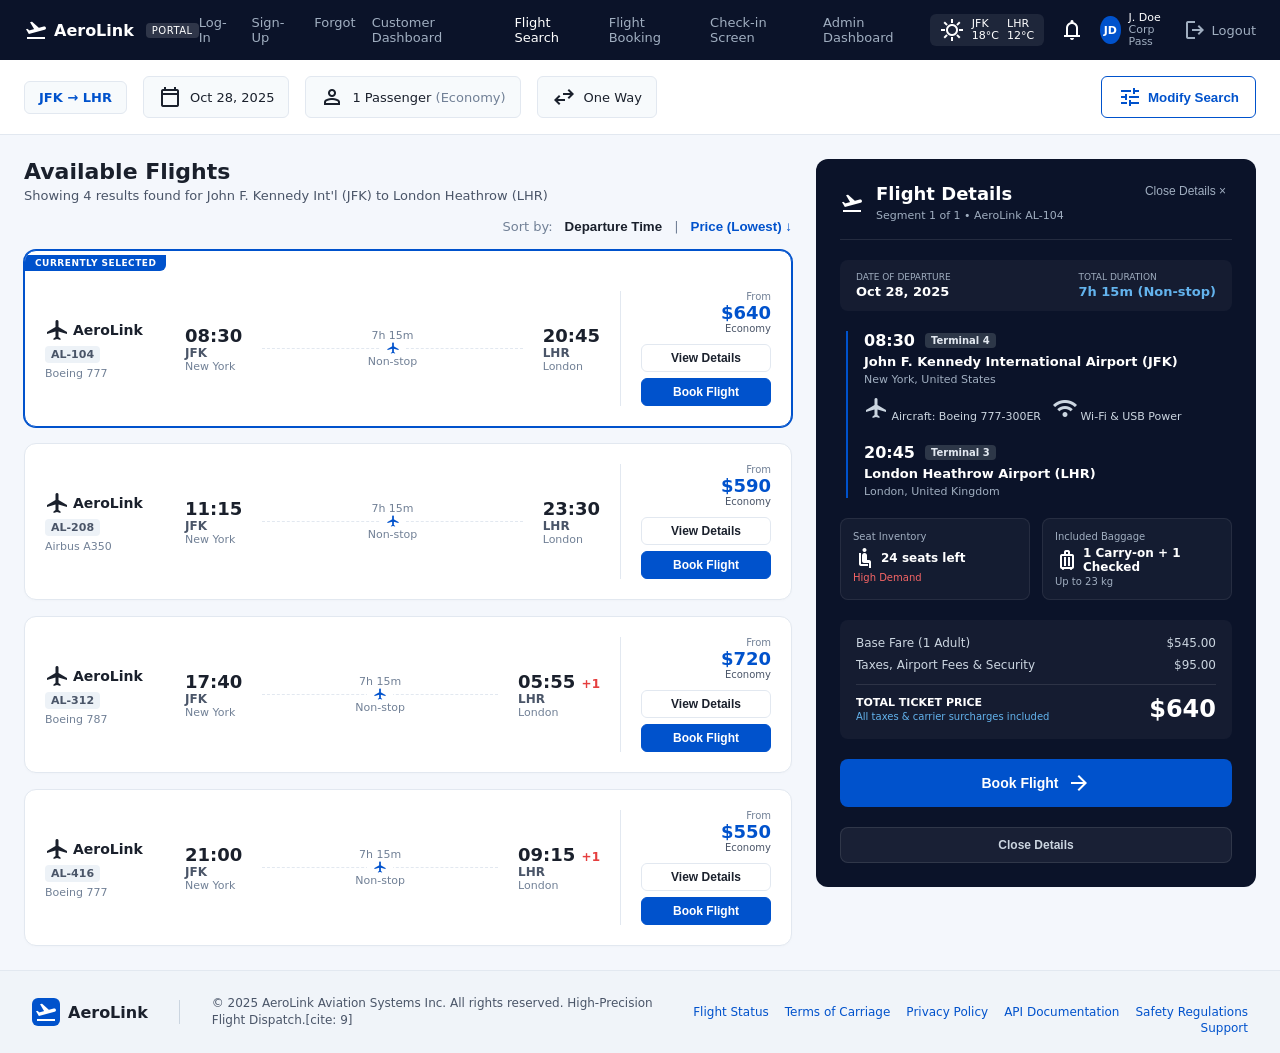
<file: flights.html>
<!DOCTYPE html>
<html lang="en">
<head>
    <meta charset="UTF-8">
    <meta name="viewport" content="width=device-width, initial-scale=1.0">
    <title>Document</title>
    <link rel="stylesheet" href="flights.css">
    <link rel="stylesheet" href="https://fonts.googleapis.com/css2?family=Material+Symbols+Outlined:opsz,wght,FILL,GRAD@20..48,100..700,0..1,-50..200" />
</head>
<body>
    <div class="flight-search-container">
  <!-- Top Navigation Bar -->
  <header class="app-nav-header">
    <div class="nav-left">
      <div class="brand-logo">
        <span class="material-symbols-outlined">flight_takeoff</span>
        <span class="brand-name">AeroLink</span>
      </div>
      <span class="portal-badge">PORTAL</span>
    </div>
    <nav class="nav-links">
      <a href="logIn.html">Log-In</a>
      <a href="SignUp.html">Sign-Up</a>
      <a href="Recovery.html">Forgot</a>
      <a href="Dashboard.html">Customer Dashboard</a>
      <a href="flights.html" class="active">Flight Search</a>
      <a href="Booking.html">Flight Booking</a>
      <a href="Booking.html">Check-in Screen</a>
      <a href="Admin.html">Admin Dashboard</a>
    </nav>
    <div class="nav-right">
      <div class="weather-widget">
        <span class="material-symbols-outlined">clear_day</span>
        <div class="weather-text">
          <span class="city">JFK</span>
          <span class="temp">18°C</span>
        </div>
        <div class="weather-text">
          <span class="city">LHR</span>
          <span class="temp">12°C</span>
        </div>
      </div>
      <span class="material-symbols-outlined nav-icon">notifications</span>
      <div class="user-profile">
        <div class="avatar">JD</div>
        <div class="user-info">
          <span class="user-name">J. Doe</span>
          <span class="user-role">Corp Pass</span>
        </div>
      </div>
      <a href="#" class="logout-link">
        <span class="material-symbols-outlined">logout</span> Logout
      </a>
    </div>
  </header>

  <!-- Search Filter Bar -->
  <div class="filter-bar">
    <div class="filter-item route-select">
      <span>JFK &rarr; LHR</span>
    </div>
    <div class="filter-item">
      <span class="material-symbols-outlined">calendar_today</span>
      <span>Oct 28, 2025</span>
    </div>
    <div class="filter-item">
      <span class="material-symbols-outlined">person</span>
      <span>1 Passenger <span class="sub-text">(Economy)</span></span>
    </div>
    <div class="filter-item">
      <span class="material-symbols-outlined">swap_horiz</span>
      <span>One Way</span>
    </div>
    <button class="modify-search-btn">
      <span class="material-symbols-outlined">tune</span> Modify Search
    </button>
  </div>

  <!-- Main Content Layout (Results Grid + Details Sidebar) -->
  <main class="search-main-grid">
    <!-- Left Column: Flight Results List -->
    <section class="results-section">
      <div class="results-header">
        <h2>Available Flights</h2>
        <p>Showing 4 results found for John F. Kennedy Int'l (JFK) to London Heathrow (LHR)</p>
      </div>

      <div class="sort-bar">
        <span>Sort by:</span>
        <button class="sort-btn active">Departure Time</button>
        <span>|</span>
        <button class="sort-btn">Price (Lowest) &downarrow;</button>
      </div>

      <div class="flight-cards-list">
        <!-- Flight Card 1 (Selected) -->
        <div class="flight-card selected">
          <div class="selected-badge">CURRENTLY SELECTED</div>
          <div class="flight-card-main">
            <div class="airline-col">
              <div class="airline-logo"><span class="material-symbols-outlined">flight</span> AeroLink</div>
              <div class="flight-code-box">AL-104</div>
              <div class="aircraft-type">Boeing 777</div>
            </div>
            <div class="time-col">
              <div class="time">08:30</div>
              <div class="airport-code">JFK</div>
              <div class="airport-city">New York</div>
            </div>
            <div class="duration-col">
              <span class="duration">7h 15m</span>
              <div class="flight-line"><span class="material-symbols-outlined">flight</span></div>
              <span class="flight-type">Non-stop</span>
            </div>
            <div class="time-col">
              <div class="time">20:45</div>
              <div class="airport-code">LHR</div>
              <div class="airport-city">London</div>
            </div>
            <div class="price-action-col">
              <div class="price-box">
                <span class="from-label">From</span>
                <span class="price">$640</span>
                <span class="cabin-label">Economy</span>
              </div>
              <button class="btn-secondary">View Details</button>
              <button class="btn-primary">Book Flight</button>
            </div>
          </div>
        </div>

        <!-- Flight Card 2 -->
        <div class="flight-card">
          <div class="flight-card-main">
            <div class="airline-col">
              <div class="airline-logo"><span class="material-symbols-outlined">flight</span> AeroLink</div>
              <div class="flight-code-box">AL-208</div>
              <div class="aircraft-type">Airbus A350</div>
            </div>
            <div class="time-col">
              <div class="time">11:15</div>
              <div class="airport-code">JFK</div>
              <div class="airport-city">New York</div>
            </div>
            <div class="duration-col">
              <span class="duration">7h 15m</span>
              <div class="flight-line"><span class="material-symbols-outlined">flight</span></div>
              <span class="flight-type">Non-stop</span>
            </div>
            <div class="time-col">
              <div class="time">23:30</div>
              <div class="airport-code">LHR</div>
              <div class="airport-city">London</div>
            </div>
            <div class="price-action-col">
              <div class="price-box">
                <span class="from-label">From</span>
                <span class="price">$590</span>
                <span class="cabin-label">Economy</span>
              </div>
              <button class="btn-secondary">View Details</button>
              <button class="btn-primary">Book Flight</button>
            </div>
          </div>
        </div>

        <!-- Flight Card 3 -->
        <div class="flight-card">
          <div class="flight-card-main">
            <div class="airline-col">
              <div class="airline-logo"><span class="material-symbols-outlined">flight</span> AeroLink</div>
              <div class="flight-code-box">AL-312</div>
              <div class="aircraft-type">Boeing 787</div>
            </div>
            <div class="time-col">
              <div class="time">17:40</div>
              <div class="airport-code">JFK</div>
              <div class="airport-city">New York</div>
            </div>
            <div class="duration-col">
              <span class="duration">7h 15m</span>
              <div class="flight-line"><span class="material-symbols-outlined">flight</span></div>
              <span class="flight-type">Non-stop</span>
            </div>
            <div class="time-col">
              <div class="time">05:55 <span class="day-shift">+1</span></div>
              <div class="airport-code">LHR</div>
              <div class="airport-city">London</div>
            </div>
            <div class="price-action-col">
              <div class="price-box">
                <span class="from-label">From</span>
                <span class="price">$720</span>
                <span class="cabin-label">Economy</span>
              </div>
              <button class="btn-secondary">View Details</button>
              <button class="btn-primary">Book Flight</button>
            </div>
          </div>
        </div>

        <!-- Flight Card 4 -->
        <div class="flight-card">
          <div class="flight-card-main">
            <div class="airline-col">
              <div class="airline-logo"><span class="material-symbols-outlined">flight</span> AeroLink</div>
              <div class="flight-code-box">AL-416</div>
              <div class="aircraft-type">Boeing 777</div>
            </div>
            <div class="time-col">
              <div class="time">21:00</div>
              <div class="airport-code">JFK</div>
              <div class="airport-city">New York</div>
            </div>
            <div class="duration-col">
              <span class="duration">7h 15m</span>
              <div class="flight-line"><span class="material-symbols-outlined">flight</span></div>
              <span class="flight-type">Non-stop</span>
            </div>
            <div class="time-col">
              <div class="time">09:15 <span class="day-shift">+1</span></div>
              <div class="airport-code">LHR</div>
              <div class="airport-city">London</div>
            </div>
            <div class="price-action-col">
              <div class="price-box">
                <span class="from-label">From</span>
                <span class="price">$550</span>
                <span class="cabin-label">Economy</span>
              </div>
              <button class="btn-secondary">View Details</button>
              <button class="btn-primary">Book Flight</button>
            </div>
          </div>
        </div>
      </div>
    </section>

    <!-- Right Column: Flight Details Sidebar -->
    <aside class="details-sidebar">
      <div class="sidebar-header">
        <div class="sidebar-title">
          <span class="material-symbols-outlined">flight_takeoff</span>
          <div>
            <h3>Flight Details</h3>
            <span class="segment-info">Segment 1 of 1 • AeroLink AL-104</span>
          </div>
        </div>
        <button class="close-details-btn">Close Details &times;</button>
      </div>

      <div class="sidebar-subhead">
        <div>
          <span class="label">DATE OF DEPARTURE</span>
          <div class="val">Oct 28, 2025</div>
        </div>
        <div>
          <span class="label">TOTAL DURATION</span>
          <div class="val highlight">7h 15m (Non-stop)</div>
        </div>
      </div>

      <div class="itinerary-timeline">
        <div class="timeline-node">
          <div class="time-row">
            <span class="time-val">08:30</span>
            <span class="terminal-badge">Terminal 4</span>
          </div>
          <div class="airport-name">John F. Kennedy International Airport (JFK)</div>
          <div class="location-sub">New York, United States</div>
          <div class="amenities-row">
            <span><span class="material-symbols-outlined">airplanemode_active</span> Aircraft: Boeing 777-300ER</span>
            <span><span class="material-symbols-outlined">wifi</span> Wi-Fi & USB Power</span>
          </div>
        </div>

        <div class="timeline-node">
          <div class="time-row">
            <span class="time-val">20:45</span>
            <span class="terminal-badge">Terminal 3</span>
          </div>
          <div class="airport-name">London Heathrow Airport (LHR)</div>
          <div class="location-sub">London, United Kingdom</div>
        </div>
      </div>

      <div class="sidebar-meta-grid">
        <div class="meta-box">
          <span class="label">Seat Inventory</span>
          <div class="inventory-val"><span class="material-symbols-outlined">airline_seat_recline_normal</span> 24 seats left</div>
          <span class="demand-tag">High Demand</span>
        </div>
        <div class="meta-box">
          <span class="label">Included Baggage</span>
          <div class="inventory-val"><span class="material-symbols-outlined">luggage</span> 1 Carry-on + 1 Checked</div>
          <span class="demand-sub">Up to 23 kg</span>
        </div>
      </div>

      <div class="fare-breakdown">
        <div class="fare-row">
          <span>Base Fare (1 Adult)</span>
          <span>$545.00</span>
        </div>
        <div class="fare-row">
          <span>Taxes, Airport Fees & Security</span>
          <span>$95.00</span>
        </div>
        <div class="fare-total-row">
          <div>
            <span class="total-label">TOTAL TICKET PRICE</span>
            <span class="tax-note">All taxes & carrier surcharges included</span>
          </div>
          <span class="total-amount">$640</span>
        </div>
      </div>

      <button class="book-flight-sidebar-btn">
        Book Flight <span class="material-symbols-outlined">arrow_forward</span>
      </button>
      <button class="close-bottom-btn">Close Details</button>
    </aside>
  </main>

  <!-- Footer -->
  <footer class="app-footer">
    <div class="footer-inner">
      <div class="footer-brand">
        <div class="footer-brand-mark">
          <span class="material-symbols-outlined">flight_takeoff</span>
        </div>
        <span class="footer-brand-title">AeroLink</span>
      </div>
      <div class="footer-divider"></div>
      <div class="footer-copyright">
        &copy; 2025 AeroLink Aviation Systems Inc. All rights reserved. High-Precision Flight Dispatch.[cite: 9]
      </div>
      <div class="footer-links">
        <a href="#">Flight Status</a>
        <a href="#">Terms of Carriage</a>
        <a href="#">Privacy Policy</a>
        <a href="#">API Documentation</a>
        <a href="#">Safety Regulations</a>
        <a href="#" class="footer-support">Support</a>
      </div>
    </div>
  </footer>
</div>
</body>
</html>
</file>
<file: flights.css>
:root {
  --primary: #0052cc;
  --primary-dark: #003d99;
  --bg-app: #f4f7fc;
  --bg-card: #ffffff;
  --border-color: #e2e8f0;
  --text-main: #1a202c;
  --text-muted: #4a5568;
  --text-light: #718096;
}

body {
  margin: 0;
  font-family: system-ui, -apple-system, sans-serif;
  background-color: var(--bg-app);
  color: var(--text-main);
}

.flight-search-container {
  display: flex;
  flex-direction: column;
  min-height: 100vh;
}

/* Navbar */
.app-nav-header {
  background-color: #0b1329;
  color: #ffffff;
  display: flex;
  align-items: center;
  justify-content: space-between;
  padding: 12px 24px;
  font-size: 13px;
}

.nav-left {
  display: flex;
  align-items: center;
  gap: 12px;
}

.brand-logo {
  display: flex;
  align-items: center;
  gap: 6px;
  font-weight: 700;
  font-size: 16px;
}

.portal-badge {
  background: rgba(255, 255, 255, 0.15);
  font-size: 10px;
  padding: 2px 6px;
  border-radius: 4px;
  letter-spacing: 0.5px;
}

.nav-links {
  display: flex;
  gap: 16px;
}

.nav-links a {
  color: #a0aec0;
  text-decoration: none;
  transition: color 0.15s;
}

.nav-links a:hover, .nav-links a.active {
  color: #ffffff;
}

.nav-right {
  display: flex;
  align-items: center;
  gap: 16px;
}

.weather-widget {
  display: flex;
  align-items: center;
  gap: 8px;
  background: rgba(255, 255, 255, 0.08);
  padding: 4px 10px;
  border-radius: 6px;
  font-size: 11px;
}

.weather-text {
  display: flex;
  flex-direction: column;
  line-height: 1.1;
}

.user-profile {
  display: flex;
  align-items: center;
  gap: 8px;
}

.avatar {
  background: var(--primary);
  color: white;
  width: 28px;
  height: 28px;
  border-radius: 50%;
  display: flex;
  align-items: center;
  justify-content: center;
  font-size: 11px;
  font-weight: 700;
}

.user-info {
  display: flex;
  flex-direction: column;
  line-height: 1.1;
  font-size: 11px;
}

.user-role {
  color: #a0aec0;
}

.logout-link {
  color: #a0aec0;
  text-decoration: none;
  display: flex;
  align-items: center;
  gap: 4px;
}

/* Filter Bar */
.filter-bar {
  background: #ffffff;
  border-bottom: 1px solid var(--border-color);
  padding: 16px 24px;
  display: flex;
  align-items: center;
  gap: 16px;
}

.filter-item {
  display: flex;
  align-items: center;
  gap: 8px;
  background: #f7fafc;
  border: 1px solid var(--border-color);
  padding: 8px 14px;
  border-radius: 6px;
  font-size: 13px;
  font-weight: 500;
}

.route-select {
  color: var(--primary);
  font-weight: 700;
}

.sub-text {
  color: var(--text-light);
  font-weight: 400;
}

.modify-search-btn {
  margin-left: auto;
  background: #ffffff;
  border: 1px solid var(--primary);
  color: var(--primary);
  padding: 8px 16px;
  border-radius: 6px;
  font-weight: 600;
  display: flex;
  align-items: center;
  gap: 6px;
  cursor: pointer;
}

/* Main Grid Layout */
.search-main-grid {
  display: grid;
  grid-template-columns: 1fr 440px;
  gap: 24px;
  padding: 24px;
  max-width: 1600px;
  margin: 0 auto;
  width: 100%;
  box-sizing: border-box;
}

/* Left Results Section */
.results-section {
  display: flex;
  flex-direction: column;
  gap: 16px;
}

.results-header h2 {
  font-size: 22px;
  margin: 0 0 4px 0;
}

.results-header p {
  color: var(--text-muted);
  font-size: 13px;
  margin: 0;
}

.sort-bar {
  display: flex;
  align-items: center;
  gap: 12px;
  font-size: 13px;
  color: var(--text-light);
  justify-content: flex-end;
}

.sort-btn {
  background: none;
  border: none;
  color: var(--primary);
  font-weight: 600;
  cursor: pointer;
  padding: 0;
}

.sort-btn.active {
  color: var(--text-main);
}

.flight-cards-list {
  display: flex;
  flex-direction: column;
  gap: 16px;
}

.flight-card {
  background: var(--bg-card);
  border: 1px solid var(--border-color);
  border-radius: 12px;
  position: relative;
  overflow: hidden;
  box-shadow: 0 1px 3px rgba(0,0,0,0.02);
}

.flight-card.selected {
  border-color: var(--primary);
  box-shadow: 0 0 0 1px var(--primary);
}

.selected-badge {
  background: var(--primary);
  color: white;
  font-size: 9px;
  font-weight: 700;
  letter-spacing: 0.5px;
  padding: 3px 10px;
  display: inline-block;
  border-bottom-right-radius: 6px;
}

.flight-card-main {
  display: flex;
  align-items: center;
  padding: 20px;
  gap: 20px;
}

.airline-col {
  width: 120px;
}

.airline-logo {
  display: flex;
  align-items: center;
  gap: 4px;
  font-weight: 700;
  font-size: 14px;
}

.flight-code-box {
  background: #edf2f7;
  color: var(--text-muted);
  font-size: 11px;
  font-weight: 700;
  padding: 2px 6px;
  border-radius: 4px;
  display: inline-block;
  margin: 4px 0;
}

.aircraft-type {
  font-size: 11px;
  color: var(--text-light);
}

.time-col {
  text-align: left;
}

.time {
  font-size: 18px;
  font-weight: 700;
}

.airport-code {
  font-size: 12px;
  font-weight: 600;
  color: var(--text-muted);
}

.airport-city {
  font-size: 11px;
  color: var(--text-light);
}

.day-shift {
  color: #e53e3e;
  font-size: 12px;
}

.duration-col {
  flex: 1;
  text-align: center;
  display: flex;
  flex-direction: column;
  align-items: center;
}

.duration {
  font-size: 11px;
  color: var(--text-light);
}

.flight-line {
  width: 100%;
  border-bottom: 1px dashed var(--border-color);
  margin: 6px 0;
  position: relative;
}

.flight-line .material-symbols-outlined {
  position: absolute;
  top: 50%;
  left: 50%;
  transform: translate(-50%, -50%);
  background: var(--bg-card);
  padding: 0 6px;
  font-size: 14px;
  color: var(--primary);
}

.flight-type {
  font-size: 11px;
  color: var(--text-light);
}

.price-action-col {
  display: flex;
  flex-direction: column;
  align-items: flex-end;
  gap: 6px;
  min-width: 130px;
  border-left: 1px solid var(--border-color);
  padding-left: 20px;
}

.price-box {
  text-align: right;
  margin-bottom: 4px;
}

.from-label {
  font-size: 10px;
  color: var(--text-light);
  display: block;
}

.price {
  font-size: 18px;
  font-weight: 700;
  color: var(--primary);
}

.cabin-label {
  font-size: 10px;
  color: var(--text-muted);
  display: block;
}

.btn-secondary, .btn-primary {
  width: 100%;
  padding: 6px 12px;
  border-radius: 6px;
  font-size: 12px;
  font-weight: 600;
  cursor: pointer;
  text-align: center;
}

.btn-secondary {
  background: #ffffff;
  border: 1px solid var(--border-color);
  color: var(--text-main);
}

.btn-primary {
  background: var(--primary);
  border: 1px solid var(--primary);
  color: #ffffff;
}

/* Right Details Sidebar */
.details-sidebar {
  background: #0b1329;
  color: #ffffff;
  border-radius: 12px;
  padding: 24px;
  display: flex;
  flex-direction: column;
  gap: 20px;
  height: fit-content;
}

.sidebar-header {
  display: flex;
  justify-content: space-between;
  align-items: flex-start;
  border-bottom: 1px solid rgba(255,255,255,0.1);
  padding-bottom: 16px;
}

.sidebar-title {
  display: flex;
  gap: 12px;
  align-items: center;
}

.sidebar-title h3 {
  margin: 0;
  font-size: 18px;
}

.segment-info {
  font-size: 11px;
  color: #a0aec0;
}

.close-details-btn {
  background: none;
  border: none;
  color: #a0aec0;
  font-size: 12px;
  cursor: pointer;
}

.sidebar-subhead {
  display: flex;
  justify-content: space-between;
  background: rgba(255,255,255,0.04);
  padding: 12px 16px;
  border-radius: 8px;
}

.sidebar-subhead .label {
  font-size: 9px;
  color: #a0aec0;
  display: block;
  margin-bottom: 2px;
}

.sidebar-subhead .val {
  font-size: 13px;
  font-weight: 600;
}

.sidebar-subhead .val.highlight {
  color: #63b3ed;
}

.itinerary-timeline {
  display: flex;
  flex-direction: column;
  gap: 20px;
  position: relative;
  padding-left: 16px;
  border-left: 2px solid var(--primary);
  margin-left: 6px;
}

.timeline-node {
  display: flex;
  flex-direction: column;
  gap: 4px;
}

.time-row {
  display: flex;
  align-items: center;
  gap: 10px;
}

.time-val {
  font-size: 16px;
  font-weight: 700;
}

.terminal-badge {
  background: #2d3748;
  color: #e2e8f0;
  font-size: 10px;
  font-weight: 700;
  padding: 2px 6px;
  border-radius: 4px;
}

.airport-name {
  font-size: 13px;
  font-weight: 600;
}

.location-sub {
  font-size: 11px;
  color: #a0aec0;
}

.amenities-row {
  display: flex;
  gap: 12px;
  margin-top: 6px;
  font-size: 11px;
  color: #cbd5e0;
}

.sidebar-meta-grid {
  display: grid;
  grid-template-columns: 1fr 1fr;
  gap: 12px;
}

.meta-box {
  background: rgba(255,255,255,0.04);
  border: 1px solid rgba(255,255,255,0.08);
  padding: 12px;
  border-radius: 8px;
}

.meta-box .label {
  font-size: 10px;
  color: #a0aec0;
  display: block;
  margin-bottom: 4px;
}

.inventory-val {
  font-size: 12px;
  font-weight: 600;
  display: flex;
  align-items: center;
  gap: 4px;
}

.demand-tag {
  font-size: 10px;
  color: #f56565;
  margin-top: 2px;
  display: block;
}

.demand-sub {
  font-size: 10px;
  color: #a0aec0;
  margin-top: 2px;
  display: block;
}

.fare-breakdown {
  background: rgba(255,255,255,0.04);
  border-radius: 8px;
  padding: 16px;
  display: flex;
  flex-direction: column;
  gap: 8px;
  font-size: 12px;
}

.fare-row {
  display: flex;
  justify-content: space-between;
  color: #cbd5e0;
}

.fare-total-row {
  display: flex;
  justify-content: space-between;
  align-items: center;
  border-top: 1px solid rgba(255,255,255,0.1);
  padding-top: 10px;
  margin-top: 4px;
}

.total-label {
  font-weight: 700;
  font-size: 11px;
  display: block;
}

.tax-note {
  font-size: 10px;
  color: #63b3ed;
}

.total-amount {
  font-size: 24px;
  font-weight: 700;
}

.book-flight-sidebar-btn {
  background: var(--primary);
  color: white;
  border: none;
  border-radius: 8px;
  padding: 12px;
  font-weight: 700;
  font-size: 14px;
  display: flex;
  align-items: center;
  justify-content: center;
  gap: 8px;
  cursor: pointer;
}

.close-bottom-btn {
  background: rgba(255,255,255,0.06);
  color: #cbd5e0;
  border: 1px solid rgba(255,255,255,0.1);
  border-radius: 8px;
  padding: 10px;
  font-size: 12px;
  font-weight: 600;
  cursor: pointer;
}

/* Footer Styles */
.app-footer {
  background-color: #f0f4f9;
  border-top: 1px solid var(--border-color);
  padding: 24px 32px;
  width: 100%;
  box-sizing: border-box;
  margin-top: auto;
}

.footer-inner {
  max-width: 1600px;
  margin: 0 auto;
  display: flex;
  align-items: center;
  justify-content: space-between;
  flex-wrap: wrap;
  gap: 20px;
}

.footer-brand {
  display: flex;
  align-items: center;
  gap: 8px;
}

.footer-brand-mark {
  width: 28px;
  height: 28px;
  background: var(--primary);
  color: #ffffff;
  border-radius: 6px;
  display: flex;
  align-items: center;
  justify-content: center;
}

.footer-brand-title {
  font-size: 1rem;
  font-weight: 700;
  color: var(--text-main);
}

.footer-divider {
  width: 1px;
  height: 24px;
  background-color: #cbd5e0;
}

.footer-copyright {
  font-size: 12px;
  color: var(--text-muted);
  max-width: 450px;
  line-height: 1.4;
}

.footer-links {
  display: flex;
  align-items: center;
  flex-wrap: wrap;
  gap: 16px;
  position: relative;
}

.footer-links a {
  font-size: 12px;
  font-weight: 500;
  color: var(--primary);
  text-decoration: none;
}

.footer-links a:hover {
  text-decoration: underline;
}

.footer-support {
  position: absolute;
  right: 0;
  bottom: -16px;
}
</file>
